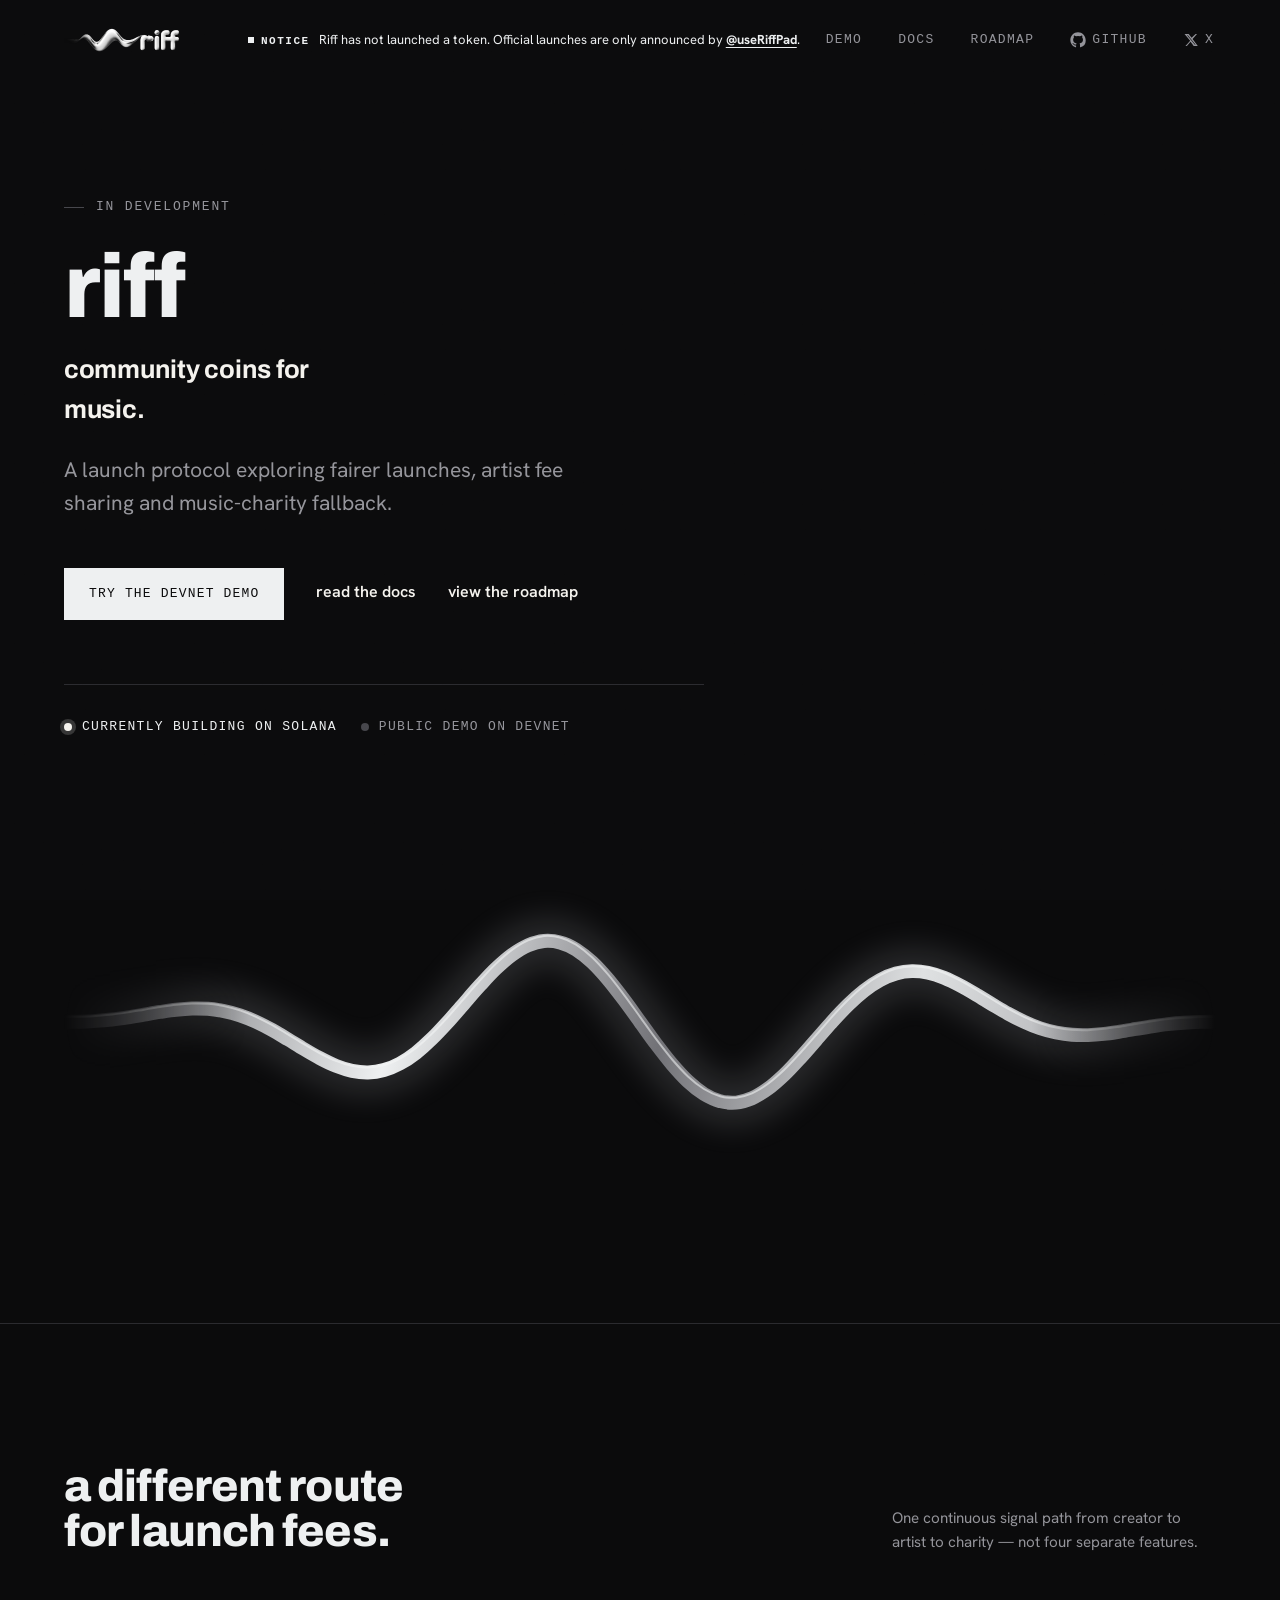
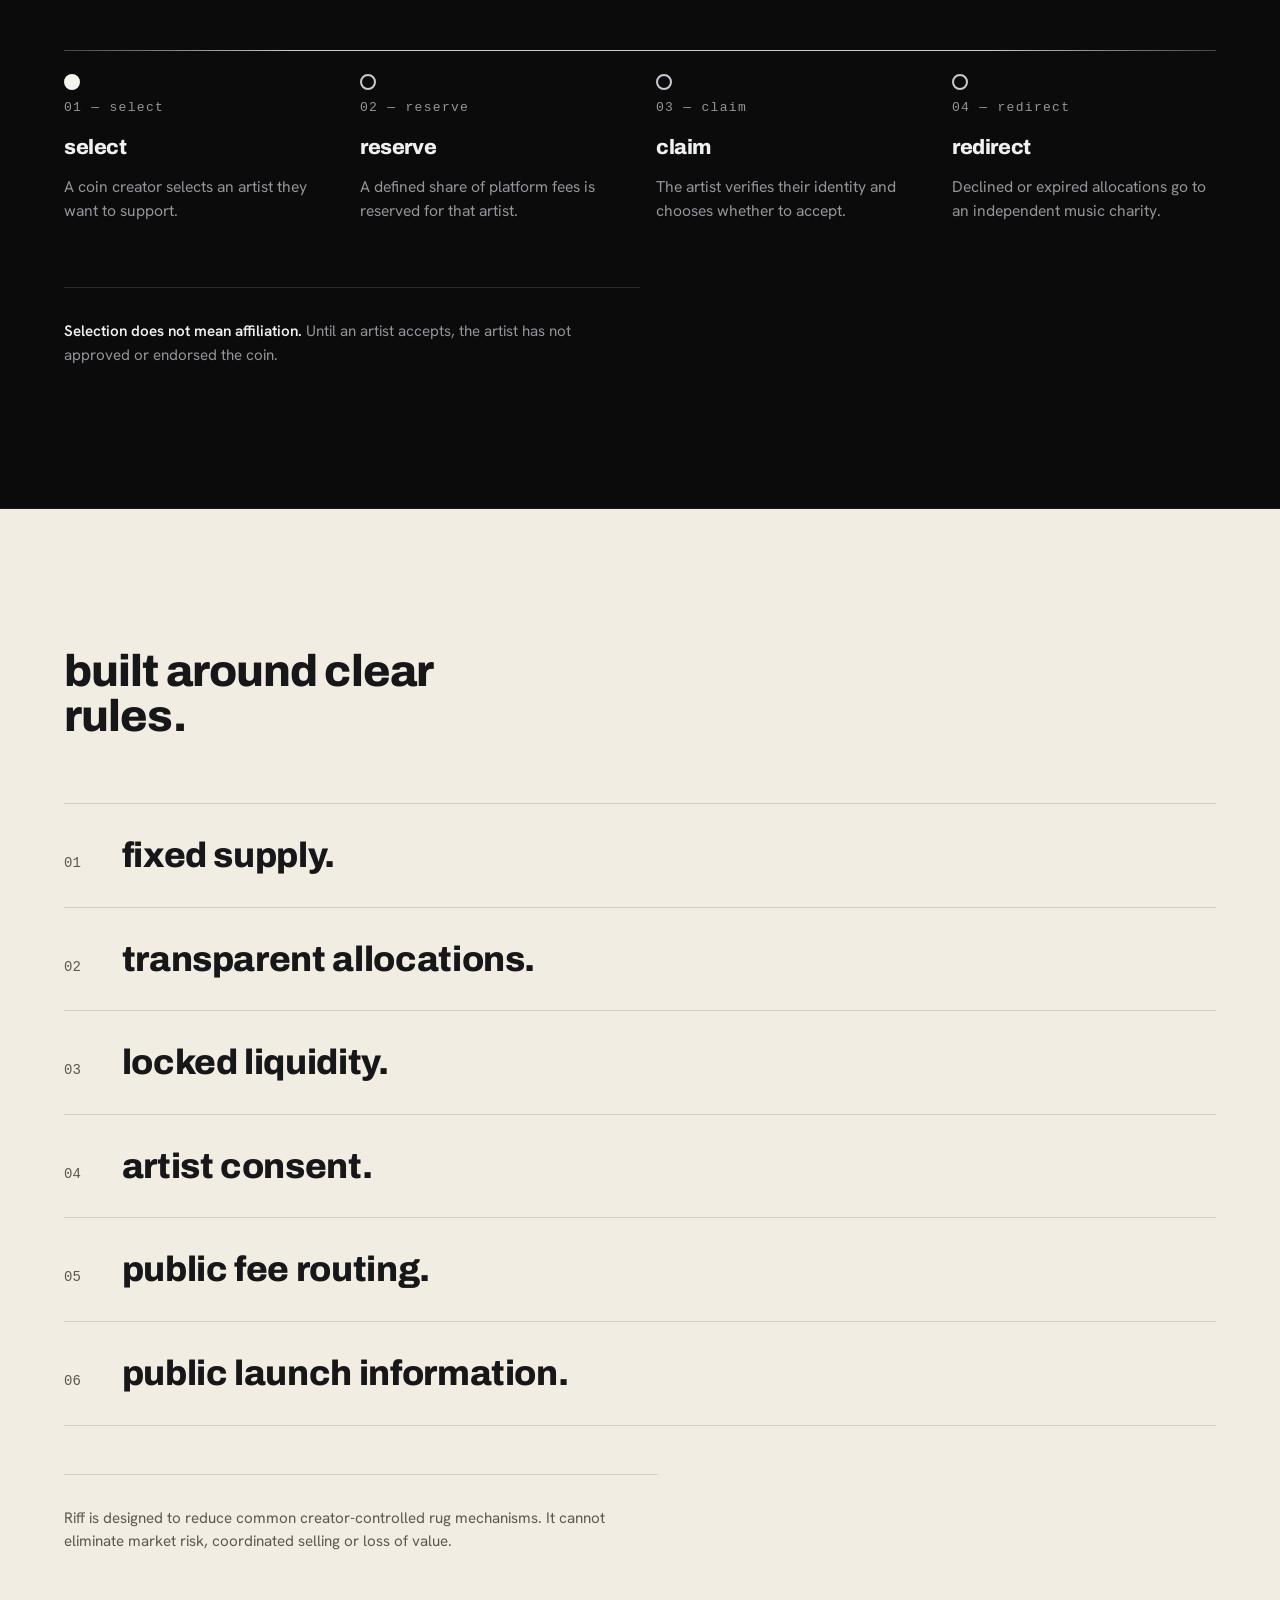
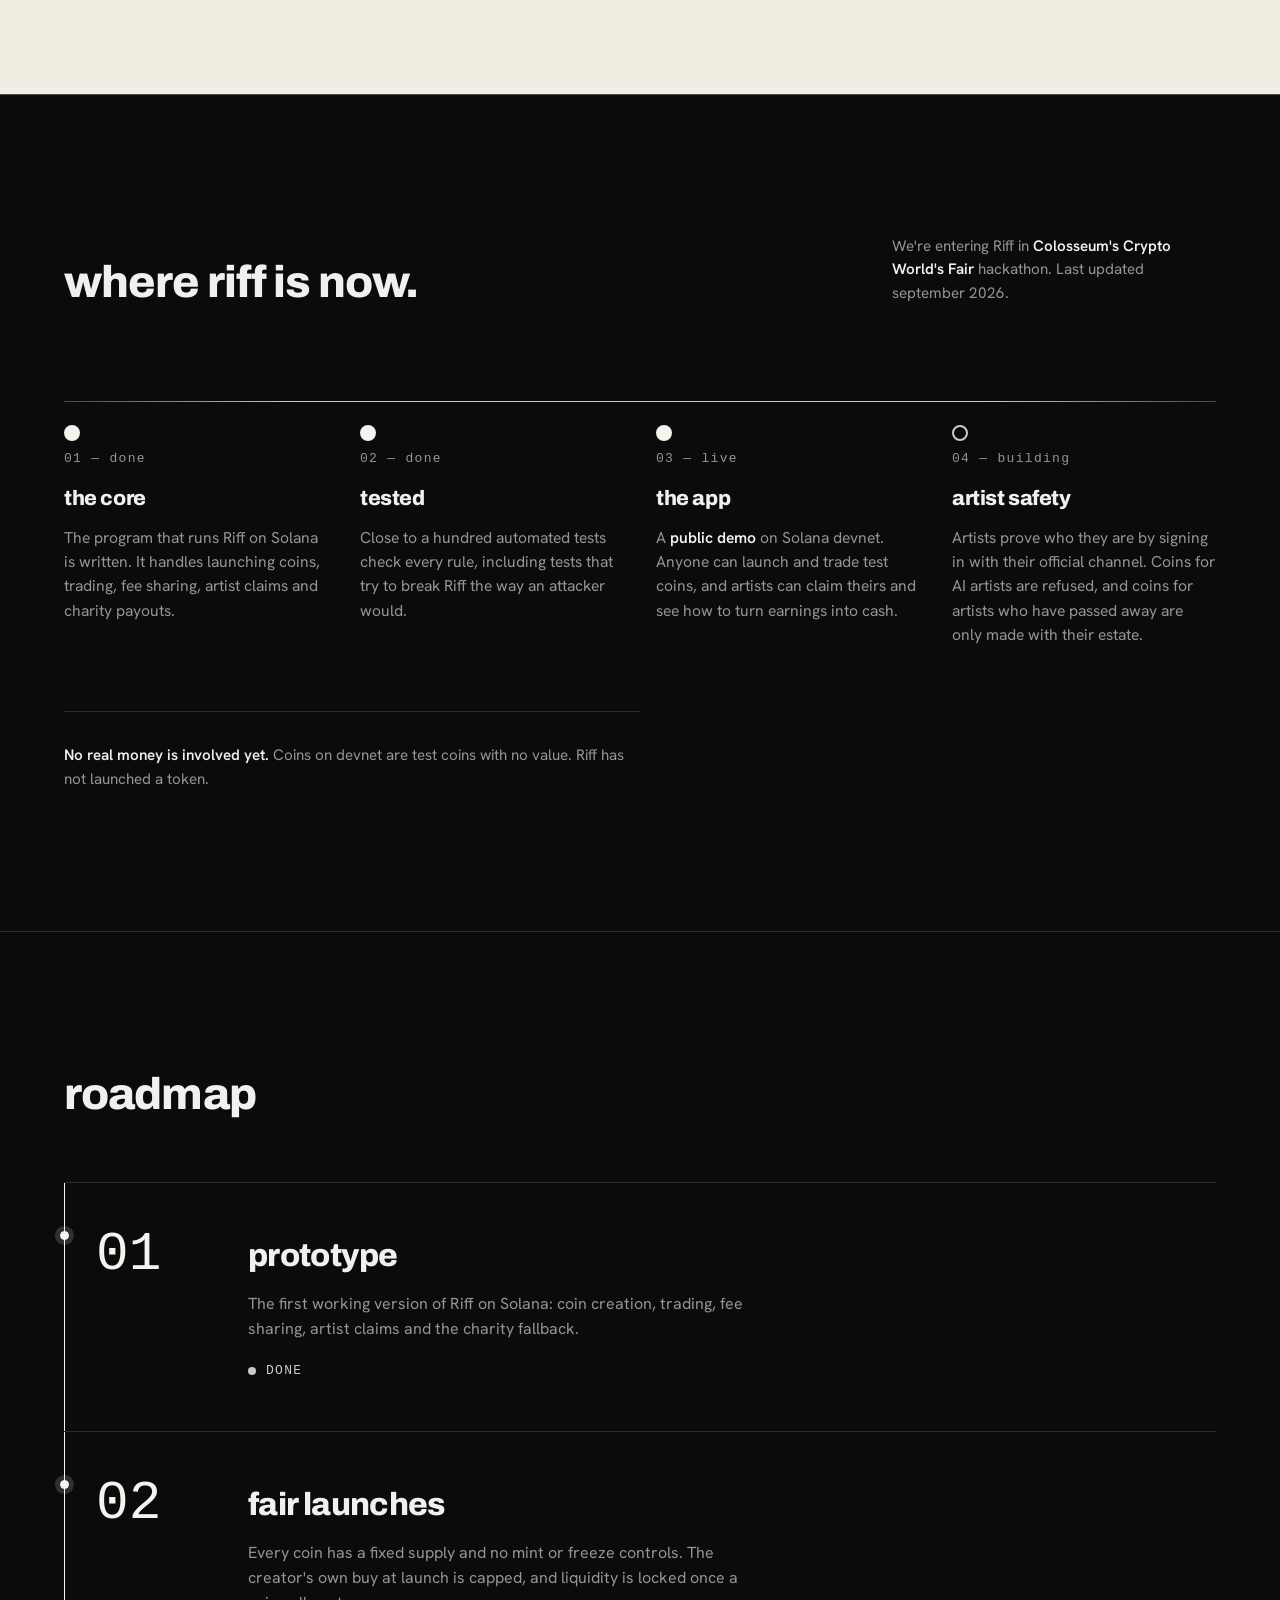
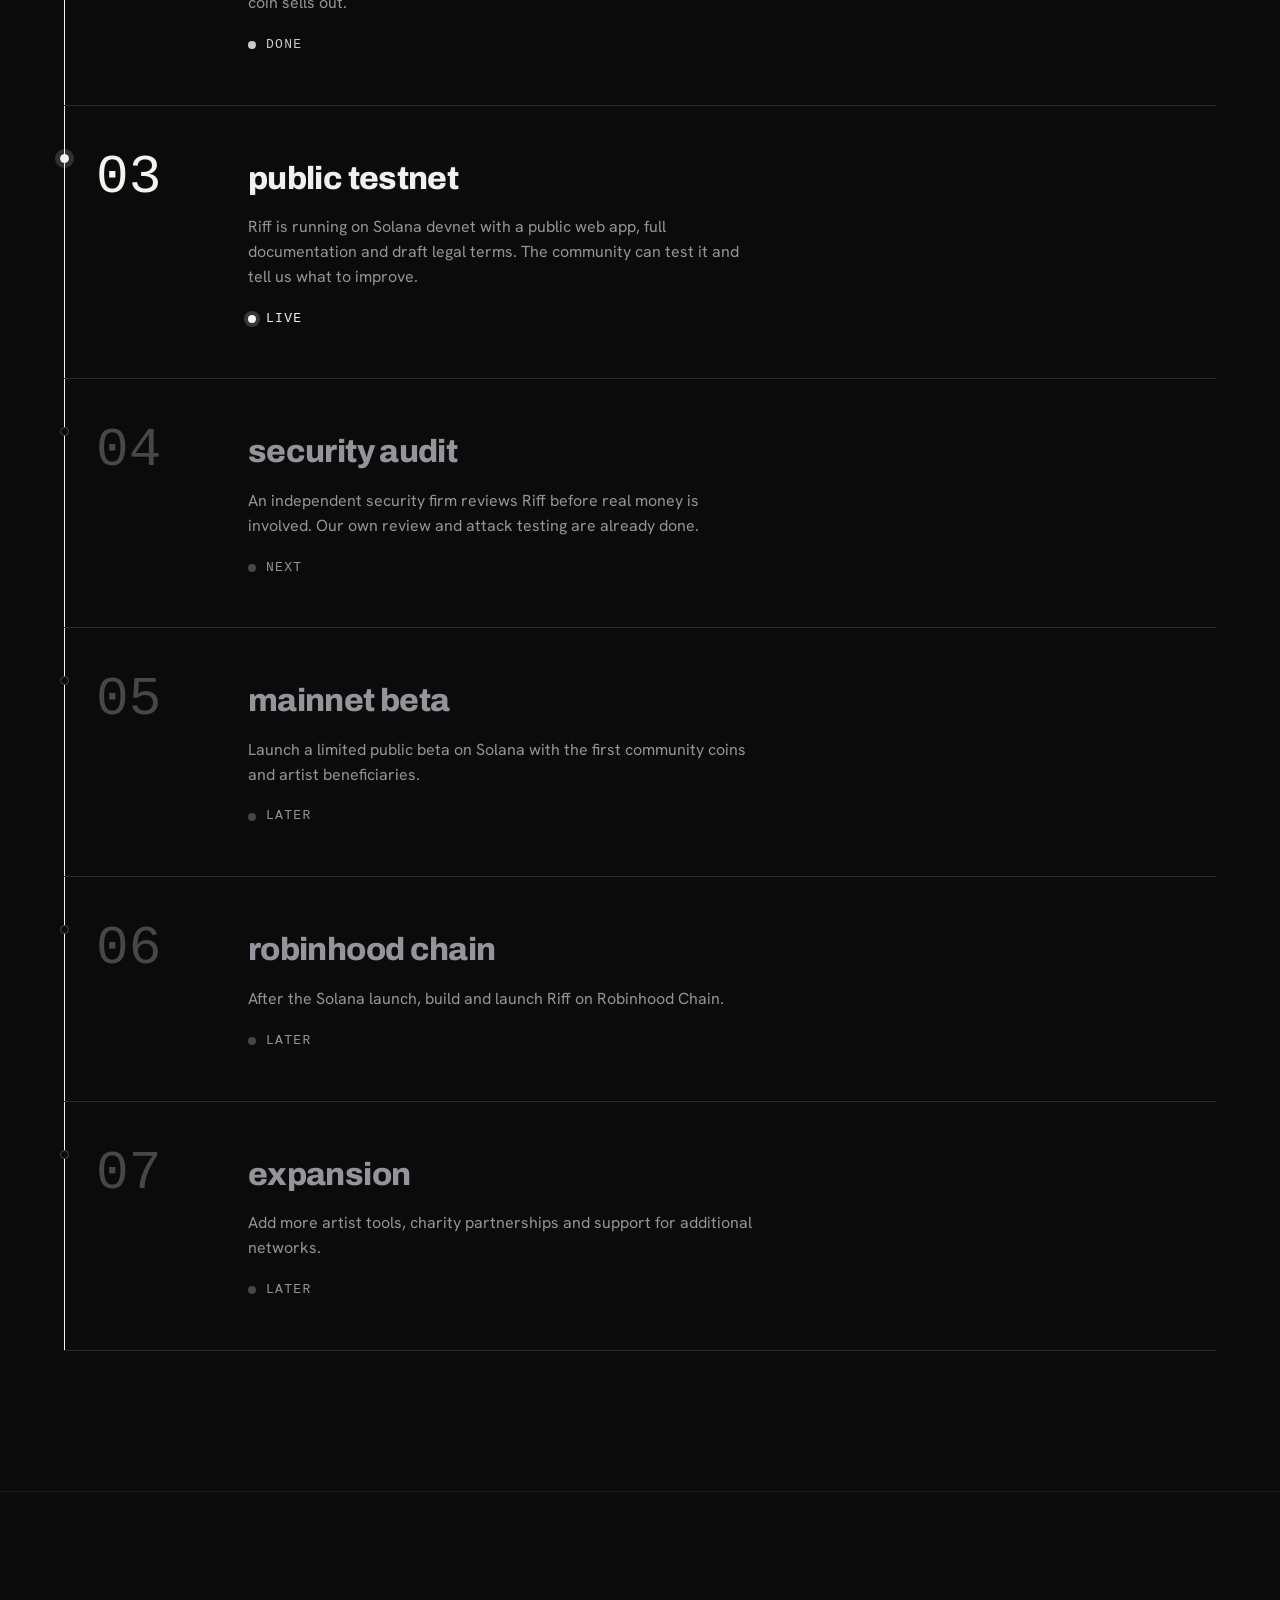
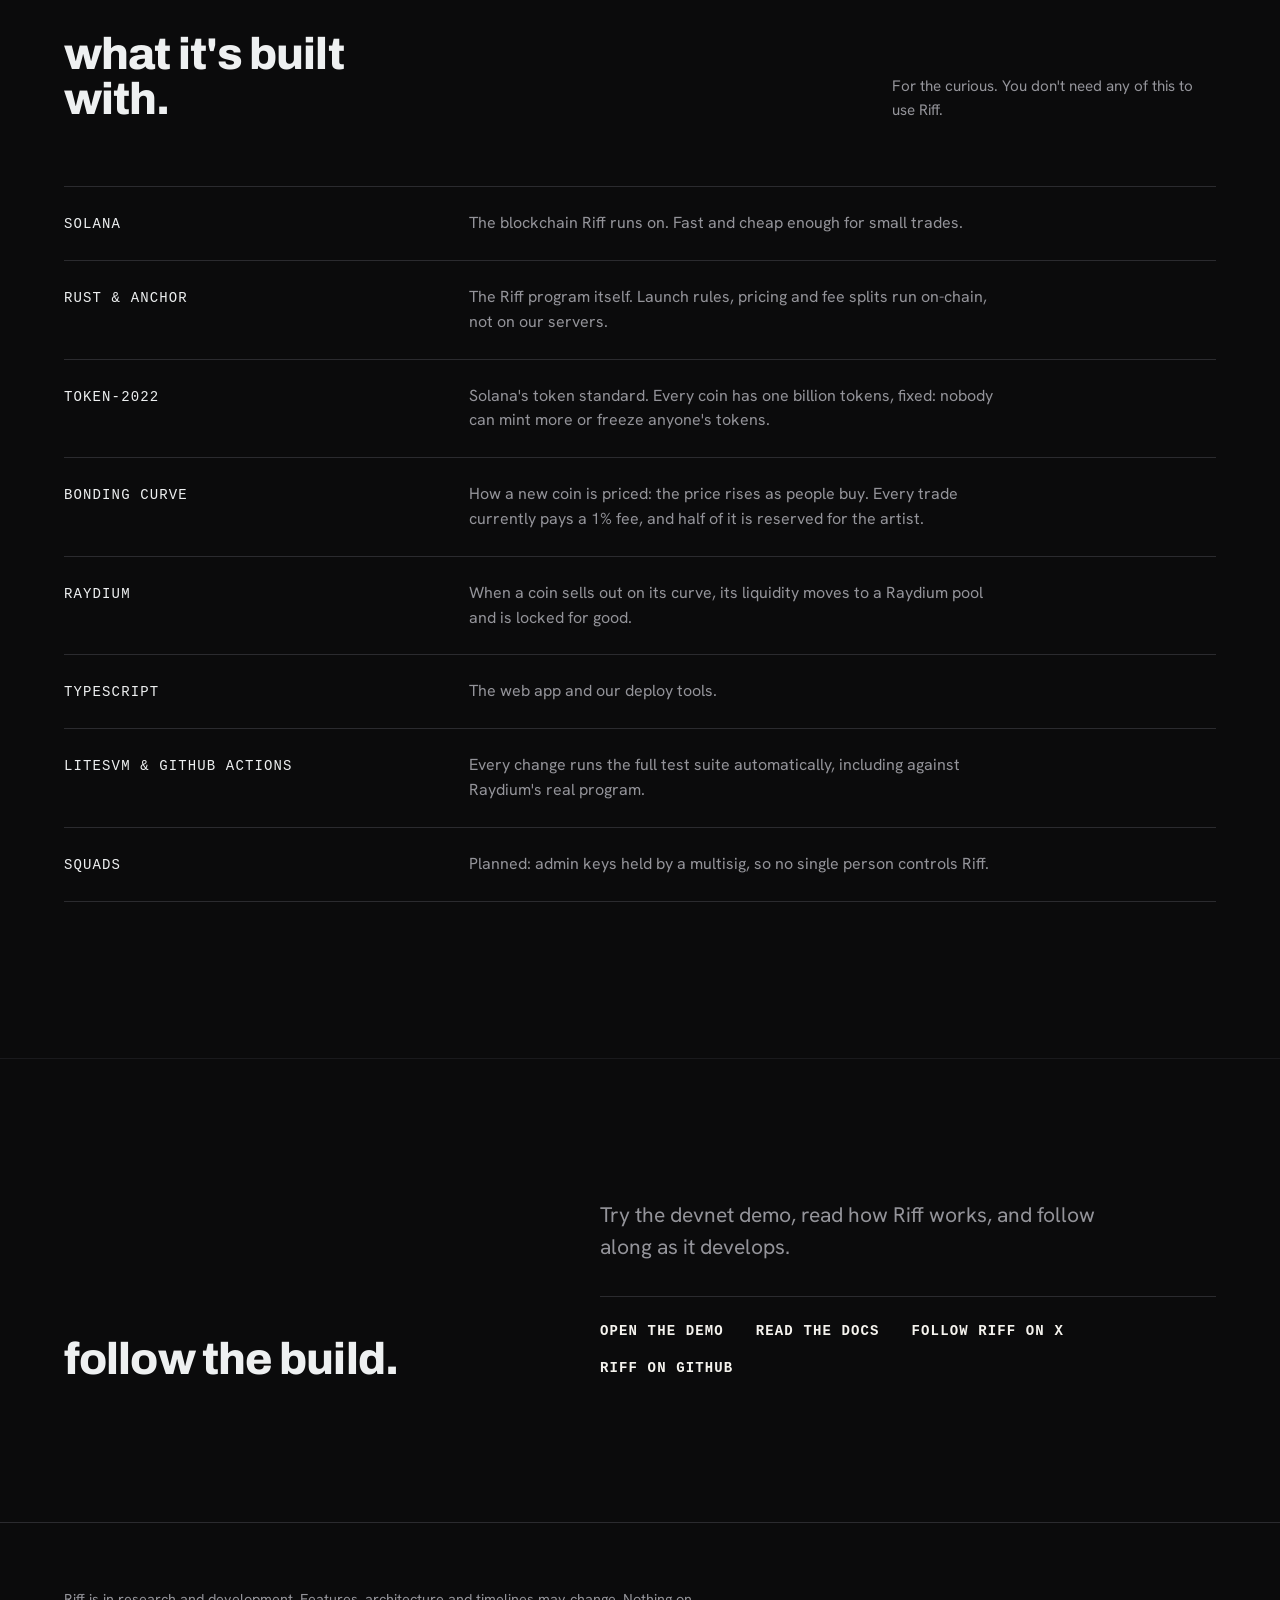
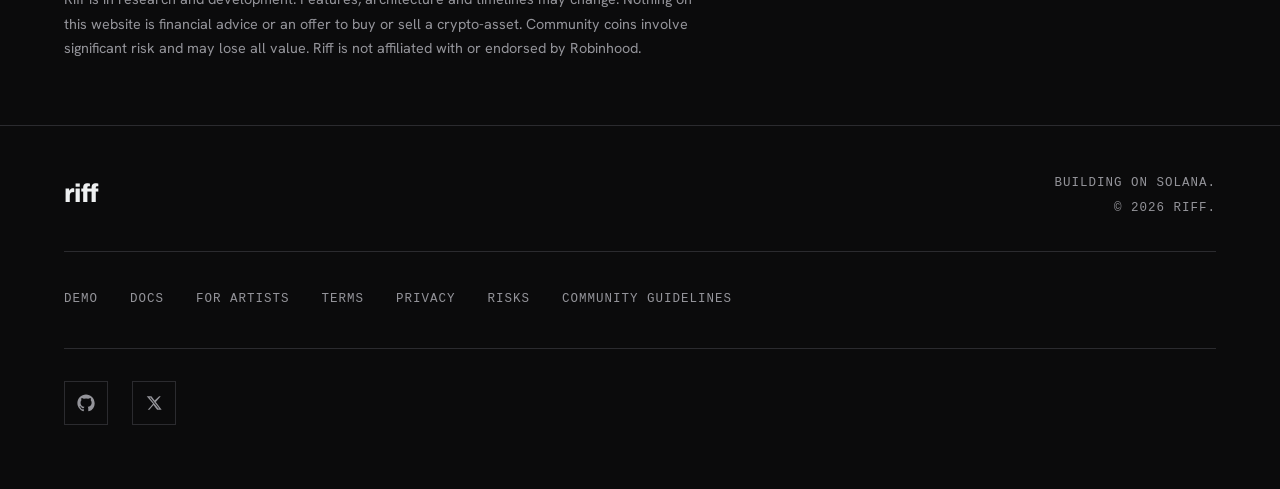
<file: index.html>
<!doctype html>
<html lang="en" class="no-js">
<head>
<meta charset="utf-8">
<script>document.documentElement.className='js';</script>
<title>riff — community coins for music</title>
<meta name="description" content="Riff is a launch protocol exploring fairer community coins, artist fee sharing and music-charity fallback.">
<meta name="viewport" content="width=device-width, initial-scale=1">
<meta name="theme-color" content="#0b0b0c">
<link rel="canonical" href="https://use-riff.github.io/">

<link rel="icon" href="assets/favicon.svg" type="image/svg+xml">
<link rel="alternate icon" href="assets/favicon.svg">
<link rel="apple-touch-icon" href="assets/favicon.svg">

<link rel="preload" href="assets/fonts/archivo-variable.woff2" as="font" type="font/woff2" crossorigin>
<link rel="preload" href="assets/fonts/hanken-grotesk-variable.woff2" as="font" type="font/woff2" crossorigin>
<link rel="stylesheet" href="style.css">

<!-- Open Graph -->
<meta property="og:type" content="website">
<meta property="og:title" content="riff — community coins for music">
<meta property="og:description" content="Riff is a launch protocol exploring fairer community coins, artist fee sharing and music-charity fallback.">
<meta property="og:url" content="https://use-riff.github.io/">
<meta property="og:image" content="https://use-riff.github.io/assets/social-card.jpg">
<meta property="og:image:width" content="1200">
<meta property="og:image:height" content="630">

<!-- Twitter / X -->
<meta name="twitter:card" content="summary_large_image">
<meta name="twitter:title" content="riff — community coins for music">
<meta name="twitter:description" content="Riff is a launch protocol exploring fairer community coins, artist fee sharing and music-charity fallback.">
<meta name="twitter:image" content="https://use-riff.github.io/assets/social-card.jpg">

<script type="application/ld+json">
{
  "@context": "https://schema.org",
  "@type": "Organization",
  "name": "riff",
  "url": "https://use-riff.github.io/",
  "description": "Riff is a launch protocol exploring fairer community coins, artist fee sharing and music-charity fallback.",
  "sameAs": [
    "https://riffpad.fun",
    "https://github.com/use-riff",
    "https://x.com/useRiffPad"
  ]
}
</script>
</head>
<body>

<a class="skip-link" href="#main">Skip to content</a>


<header class="site-header" data-header>
  <a class="brand" href="#top">
    <img src="assets/riff-logo.webp" width="920" height="191" alt="riff" loading="eager" decoding="async">
  </a>
  <p class="header-notice"><strong class="notice-label">notice</strong> Riff has not launched a token. Official launches are only announced by <a class="notice-link" href="https://x.com/useRiffPad" target="_blank" rel="noopener noreferrer">@useRiffPad</a>.</p>
  <nav aria-label="Primary">
    <ul class="nav-links">
      <li><a href="https://riffpad.fun/" target="_blank" rel="noopener noreferrer">demo</a></li>
      <li><a href="https://riffpad.fun/docs" target="_blank" rel="noopener noreferrer">docs</a></li>
      <li><a href="#roadmap">roadmap</a></li>
      <li>
        <a href="https://github.com/use-riff" target="_blank" rel="noopener noreferrer" aria-label="GitHub">
          <svg class="nav-icon" viewBox="0 0 24 24" fill="currentColor" aria-hidden="true"><path d="M12 .5C5.73.5.5 5.73.5 12c0 5.1 3.29 9.4 7.86 10.94.57.1.78-.25.78-.55v-2.17c-3.2.7-3.87-1.35-3.87-1.35-.53-1.34-1.3-1.7-1.3-1.7-1.06-.72.08-.71.08-.71 1.17.08 1.78 1.2 1.78 1.2 1.04 1.78 2.73 1.27 3.4.97.1-.75.4-1.27.73-1.56-2.55-.29-5.23-1.28-5.23-5.69 0-1.26.45-2.29 1.19-3.09-.12-.29-.52-1.46.11-3.05 0 0 .97-.31 3.18 1.18a11 11 0 0 1 5.79 0c2.2-1.49 3.17-1.18 3.17-1.18.64 1.59.24 2.76.12 3.05.74.8 1.19 1.83 1.19 3.09 0 4.42-2.69 5.4-5.25 5.68.42.36.78 1.07.78 2.16v3.2c0 .31.21.66.79.55A10.52 10.52 0 0 0 23.5 12C23.5 5.73 18.27.5 12 .5z"/></svg>
          <span class="nav-label">github</span>
        </a>
      </li>
      <li>
        <a href="https://x.com/useRiffPad" target="_blank" rel="noopener noreferrer" aria-label="X">
          <svg class="nav-icon" viewBox="0 0 24 24" fill="currentColor" aria-hidden="true"><path d="M18.9 3H21l-6.6 7.53L22.2 21h-6.1l-4.78-6.24L5.8 21H3.7l7.06-8.06L2.3 3h6.24l4.32 5.71L18.9 3zm-1.07 16.17h1.13L7.24 4.74H6.03l11.8 14.43z"/></svg>
          <span class="nav-label">x</span>
        </a>
      </li>
    </ul>
  </nav>
</header>

<main id="main">

  <!-- ============================== HERO ============================== -->
  <section class="hero" id="top">
    <div class="container">
      <div class="hero-copy">
        <p class="eyebrow">in development</p>
        <h1>riff</h1>
        <p class="hero-statement">community coins for music.</p>
        <p class="hero-lead">A launch protocol exploring fairer launches, artist fee sharing and music-charity fallback.</p>
        <div class="hero-actions">
          <a class="btn" href="https://riffpad.fun/" target="_blank" rel="noopener noreferrer">try the devnet demo</a>
          <a class="text-link" href="https://riffpad.fun/docs" target="_blank" rel="noopener noreferrer">read the docs</a>
          <a class="text-link" href="#roadmap">view the roadmap</a>
        </div>
        <div class="hero-status-row">
          <span class="status is-live"><i class="dot" aria-hidden="true"></i>currently building on solana</span>
          <span class="status"><i class="dot" aria-hidden="true"></i>public demo on devnet</span>
        </div>
      </div>

      <div class="sculpture-wrap" aria-hidden="true">
        <div class="sculpture" data-sculpture>
          <svg viewBox="0 0 1160 300" preserveAspectRatio="xMidYMid meet">
            <defs>
              <path id="ribbonPath" d="M0,150 C2.7,150 10.7,150 16.1,149.9 C21.5,149.7 26.9,149.5 32.2,149.1 C37.6,148.8 43,148.3 48.3,147.7 C53.7,147.1 59.1,146.3 64.4,145.5 C69.8,144.7 75.2,143.7 80.6,142.8 C85.9,141.9 91.3,140.9 96.7,140.1 C102,139.3 107.4,138.4 112.8,137.9 C118.1,137.3 123.5,136.8 128.9,136.6 C134.3,136.5 139.6,136.5 145,136.9 C150.4,137.3 155.7,138.1 161.1,139.2 C166.5,140.3 171.9,141.7 177.2,143.5 C182.6,145.3 188,147.5 193.3,150 C198.7,152.5 204.1,155.3 209.4,158.2 C214.8,161.2 220.2,164.5 225.6,167.7 C230.9,170.9 236.3,174.3 241.7,177.5 C247,180.7 252.4,183.9 257.8,186.7 C263.1,189.5 268.5,192.2 273.9,194.4 C279.3,196.5 284.6,198.3 290,199.4 C295.4,200.5 300.7,201.1 306.1,201 C311.5,200.9 316.9,200.1 322.2,198.6 C327.6,197.1 333,194.9 338.3,192 C343.7,189.1 349.1,185.4 354.4,181.3 C359.8,177.1 365.2,172.2 370.6,166.9 C375.9,161.7 381.3,155.9 386.7,150 C392,144.1 397.4,137.7 402.8,131.6 C408.1,125.5 413.5,119.1 418.9,113.3 C424.3,107.4 429.6,101.5 435,96.4 C440.4,91.3 445.7,86.5 451.1,82.6 C456.5,78.7 461.9,75.3 467.2,73 C472.6,70.7 478,69.1 483.3,68.6 C488.7,68.2 494.1,68.6 499.4,70.1 C504.8,71.5 510.2,74 515.6,77.3 C520.9,80.7 526.3,85 531.7,90 C537,95 542.4,101 547.8,107.3 C553.1,113.6 558.5,120.7 563.9,127.8 C569.3,134.9 574.6,142.6 580,150 C585.4,157.4 590.7,165.1 596.1,172.2 C601.5,179.3 606.9,186.4 612.2,192.7 C617.6,199 623,205 628.3,210 C633.7,215 639.1,219.3 644.4,222.7 C649.8,226 655.2,228.5 660.6,229.9 C665.9,231.4 671.3,231.8 676.7,231.4 C682,230.9 687.4,229.3 692.8,227 C698.1,224.7 703.5,221.3 708.9,217.4 C714.3,213.5 719.6,208.7 725,203.6 C730.4,198.5 735.7,192.6 741.1,186.7 C746.5,180.9 751.9,174.5 757.2,168.4 C762.6,162.3 768,155.9 773.3,150 C778.7,144.1 784.1,138.3 789.4,133.1 C794.8,127.8 800.2,122.9 805.6,118.7 C810.9,114.6 816.3,110.9 821.7,108 C827,105.1 832.4,102.9 837.8,101.4 C843.1,99.9 848.5,99.1 853.9,99 C859.3,98.9 864.6,99.5 870,100.6 C875.4,101.7 880.7,103.5 886.1,105.6 C891.5,107.8 896.9,110.5 902.2,113.3 C907.6,116.1 913,119.3 918.3,122.5 C923.7,125.7 929.1,129.1 934.4,132.3 C939.8,135.5 945.2,138.8 950.6,141.8 C955.9,144.7 961.3,147.5 966.7,150 C972,152.5 977.4,154.7 982.8,156.5 C988.1,158.3 993.5,159.7 998.9,160.8 C1004.3,161.9 1009.6,162.7 1015,163.1 C1020.4,163.5 1025.7,163.5 1031.1,163.4 C1036.5,163.2 1041.9,162.7 1047.2,162.1 C1052.6,161.6 1058,160.7 1063.3,159.9 C1068.7,159.1 1074.1,158.1 1079.4,157.2 C1084.8,156.3 1090.2,155.3 1095.6,154.5 C1100.9,153.7 1106.3,152.9 1111.7,152.3 C1117,151.7 1122.4,151.2 1127.8,150.9 C1133.1,150.5 1138.5,150.3 1143.9,150.1 C1149.3,150 1157.3,150 1160,150"/>
              <linearGradient id="ribbonGrad" x1="0" y1="0" x2="1160" y2="300" gradientUnits="userSpaceOnUse">
                <stop offset="0%" stop-color="#4d4d52"/>
                <stop offset="30%" stop-color="#eef0f1"/>
                <stop offset="52%" stop-color="#727277"/>
                <stop offset="72%" stop-color="#dfe1e2"/>
                <stop offset="100%" stop-color="#8b8b90"/>
              </linearGradient>
              <linearGradient id="edgeFadeGrad" x1="0" y1="0" x2="1160" y2="0" gradientUnits="userSpaceOnUse">
                <stop offset="0%" stop-color="#fff" stop-opacity="0"/>
                <stop offset="16%" stop-color="#fff" stop-opacity="1"/>
                <stop offset="84%" stop-color="#fff" stop-opacity="1"/>
                <stop offset="100%" stop-color="#fff" stop-opacity="0"/>
              </linearGradient>
              <!-- userSpaceOnUse regions so the stroke and glow are never clipped to the path's bounding box -->
              <mask id="edgeFade" maskUnits="userSpaceOnUse" x="-100" y="-100" width="1360" height="500">
                <rect x="-100" y="-100" width="1360" height="500" fill="url(#edgeFadeGrad)"/>
              </mask>
              <filter id="ribbonBlur" filterUnits="userSpaceOnUse" x="-100" y="-100" width="1360" height="500">
                <feGaussianBlur stdDeviation="16"/>
              </filter>
            </defs>
            <g mask="url(#edgeFade)">
              <g class="ribbon-anim">
                <use href="#ribbonPath" fill="none" stroke="#c7cbd1" stroke-width="46" stroke-linecap="round" opacity="0.16" filter="url(#ribbonBlur)"/>
                <use href="#ribbonPath" fill="none" stroke="url(#ribbonGrad)" stroke-width="14" stroke-linecap="round"/>
                <use href="#ribbonPath" transform="translate(0,-5)" fill="none" stroke="#f6f7f8" stroke-width="2" stroke-linecap="round" opacity="0.55"/>
              </g>
            </g>
          </svg>
        </div>
      </div>
    </div>
  </section>

  <!-- ========================== HOW IT WORKS =========================== -->
  <section class="how reveal" id="how-it-works">
    <div class="container">
      <div class="section-head">
        <h2>a different route for launch fees.</h2>
        <p class="section-note">One continuous signal path from creator to artist to charity — not four separate features.</p>
      </div>

      <div class="signal-path">
        <div class="signal-step">
          <span class="signal-num">01 — select</span>
          <h3>select</h3>
          <p>A coin creator selects an artist they want to support.</p>
        </div>
        <div class="signal-step">
          <span class="signal-num">02 — reserve</span>
          <h3>reserve</h3>
          <p>A defined share of platform fees is reserved for that artist.</p>
        </div>
        <div class="signal-step">
          <span class="signal-num">03 — claim</span>
          <h3>claim</h3>
          <p>The artist verifies their identity and chooses whether to accept.</p>
        </div>
        <div class="signal-step">
          <span class="signal-num">04 — redirect</span>
          <h3>redirect</h3>
          <p>Declined or expired allocations go to an independent music charity.</p>
        </div>
      </div>

      <p class="how-note"><strong>Selection does not mean affiliation.</strong> Until an artist accepts, the artist has not approved or endorsed the coin.</p>
    </div>
  </section>

  <!-- ============================ PRINCIPLES =========================== -->
  <section class="principles reveal" id="principles">
    <div class="container">
      <div class="section-head">
        <h2>built around clear rules.</h2>
      </div>
      <ul class="manifesto">
        <li><span class="idx">01</span><p>fixed supply.</p></li>
        <li><span class="idx">02</span><p>transparent allocations.</p></li>
        <li><span class="idx">03</span><p>locked liquidity.</p></li>
        <li><span class="idx">04</span><p>artist consent.</p></li>
        <li><span class="idx">05</span><p>public fee routing.</p></li>
        <li><span class="idx">06</span><p>public launch information.</p></li>
      </ul>
      <p class="principles-note">Riff is designed to reduce common creator-controlled rug mechanisms. It cannot eliminate market risk, coordinated selling or loss of value.</p>
    </div>
  </section>

  <!-- ============================= PROGRESS ============================ -->
  <section class="progress reveal" id="progress">
    <div class="container">
      <div class="section-head">
        <h2>where riff is now.</h2>
        <p class="section-note">We're entering Riff in <a class="text-link" href="https://colosseum.com/worldsfair" target="_blank" rel="noopener noreferrer">Colosseum's Crypto World's Fair</a> hackathon. Last updated september 2026.</p>
      </div>

      <div class="signal-path">
        <div class="signal-step is-done">
          <span class="signal-num">01 — done</span>
          <h3>the core</h3>
          <p>The program that runs Riff on Solana is written. It handles launching coins, trading, fee sharing, artist claims and charity payouts.</p>
        </div>
        <div class="signal-step is-done">
          <span class="signal-num">02 — done</span>
          <h3>tested</h3>
          <p>Close to a hundred automated tests check every rule, including tests that try to break Riff the way an attacker would.</p>
        </div>
        <div class="signal-step is-done">
          <span class="signal-num">03 — live</span>
          <h3>the app</h3>
          <p>A <a class="text-link" href="https://riffpad.fun/" target="_blank" rel="noopener noreferrer">public demo</a> on Solana devnet. Anyone can launch and trade test coins, and artists can claim theirs and see how to turn earnings into cash.</p>
        </div>
        <div class="signal-step">
          <span class="signal-num">04 — building</span>
          <h3>artist safety</h3>
          <p>Artists prove who they are by signing in with their official channel. Coins for AI artists are refused, and coins for artists who have passed away are only made with their estate.</p>
        </div>
      </div>

      <p class="how-note"><strong>No real money is involved yet.</strong> Coins on devnet are test coins with no value. Riff has not launched a token.</p>
    </div>
  </section>

  <!-- ============================== ROADMAP ============================ -->
  <section class="roadmap reveal" id="roadmap">
    <div class="container">
      <div class="section-head">
        <h2>roadmap</h2>
      </div>

      <div class="roadmap-list" data-roadmap-list>
        <div class="roadmap-track"></div>
        <div class="roadmap-progress" data-roadmap-progress></div>

        <div class="roadmap-item is-active">
          <div class="roadmap-num">01</div>
          <div class="roadmap-body">
            <h3>prototype</h3>
            <p>The first working version of Riff on Solana: coin creation, trading, fee sharing, artist claims and the charity fallback.</p>
            <span class="status is-done"><i class="dot" aria-hidden="true"></i>done</span>
          </div>
        </div>

        <div class="roadmap-item is-active">
          <div class="roadmap-num">02</div>
          <div class="roadmap-body">
            <h3>fair launches</h3>
            <p>Every coin has a fixed supply and no mint or freeze controls. The creator's own buy at launch is capped, and liquidity is locked once a coin sells out.</p>
            <span class="status is-done"><i class="dot" aria-hidden="true"></i>done</span>
          </div>
        </div>

        <div class="roadmap-item is-active">
          <div class="roadmap-num">03</div>
          <div class="roadmap-body">
            <h3>public testnet</h3>
            <p>Riff is running on Solana devnet with a public web app, full documentation and draft legal terms. The community can test it and tell us what to improve.</p>
            <span class="status is-live"><i class="dot" aria-hidden="true"></i>live</span>
          </div>
        </div>

        <div class="roadmap-item">
          <div class="roadmap-num">04</div>
          <div class="roadmap-body">
            <h3>security audit</h3>
            <p>An independent security firm reviews Riff before real money is involved. Our own review and attack testing are already done.</p>
            <span class="status"><i class="dot" aria-hidden="true"></i>next</span>
          </div>
        </div>

        <div class="roadmap-item">
          <div class="roadmap-num">05</div>
          <div class="roadmap-body">
            <h3>mainnet beta</h3>
            <p>Launch a limited public beta on Solana with the first community coins and artist beneficiaries.</p>
            <span class="status"><i class="dot" aria-hidden="true"></i>later</span>
          </div>
        </div>

        <div class="roadmap-item">
          <div class="roadmap-num">06</div>
          <div class="roadmap-body">
            <h3>robinhood chain</h3>
            <p>After the Solana launch, build and launch Riff on Robinhood Chain.</p>
            <span class="status"><i class="dot" aria-hidden="true"></i>later</span>
          </div>
        </div>

        <div class="roadmap-item">
          <div class="roadmap-num">07</div>
          <div class="roadmap-body">
            <h3>expansion</h3>
            <p>Add more artist tools, charity partnerships and support for additional networks.</p>
            <span class="status"><i class="dot" aria-hidden="true"></i>later</span>
          </div>
        </div>
      </div>
    </div>
  </section>

  <!-- ============================== STACK ============================== -->
  <section class="stack reveal" id="stack">
    <div class="container">
      <div class="section-head">
        <h2>what it's built with.</h2>
        <p class="section-note">For the curious. You don't need any of this to use Riff.</p>
      </div>

      <dl class="stack-list">
        <div class="stack-row">
          <dt>solana</dt>
          <dd>The blockchain Riff runs on. Fast and cheap enough for small trades.</dd>
        </div>
        <div class="stack-row">
          <dt>rust &amp; anchor</dt>
          <dd>The Riff program itself. Launch rules, pricing and fee splits run on-chain, not on our servers.</dd>
        </div>
        <div class="stack-row">
          <dt>token-2022</dt>
          <dd>Solana's token standard. Every coin has one billion tokens, fixed: nobody can mint more or freeze anyone's tokens.</dd>
        </div>
        <div class="stack-row">
          <dt>bonding curve</dt>
          <dd>How a new coin is priced: the price rises as people buy. Every trade currently pays a 1% fee, and half of it is reserved for the artist.</dd>
        </div>
        <div class="stack-row">
          <dt>raydium</dt>
          <dd>When a coin sells out on its curve, its liquidity moves to a Raydium pool and is locked for good.</dd>
        </div>
        <div class="stack-row">
          <dt>typescript</dt>
          <dd>The web app and our deploy tools.</dd>
        </div>
        <div class="stack-row">
          <dt>litesvm &amp; github actions</dt>
          <dd>Every change runs the full test suite automatically, including against Raydium's real program.</dd>
        </div>
        <div class="stack-row">
          <dt>squads</dt>
          <dd>Planned: admin keys held by a multisig, so no single person controls Riff.</dd>
        </div>
      </dl>
    </div>
  </section>

  <!-- ============================= UPDATES ============================= -->
  <section class="updates reveal" id="updates">
    <div class="container">
      <h2>follow the build.</h2>
      <div class="updates-body">
        <p>Try the devnet demo, read how Riff works, and follow along as it develops.</p>
        <div class="updates-links">
          <a class="text-link" href="https://riffpad.fun/" target="_blank" rel="noopener noreferrer">open the demo</a>
          <a class="text-link" href="https://riffpad.fun/docs" target="_blank" rel="noopener noreferrer">read the docs</a>
          <a class="text-link" href="https://x.com/useRiffPad" target="_blank" rel="noopener noreferrer">follow riff on x</a>
          <a class="text-link" href="https://github.com/use-riff" target="_blank" rel="noopener noreferrer">riff on github</a>
        </div>
      </div>
    </div>
  </section>

  <!-- ============================ DISCLAIMER =========================== -->
  <section class="disclaimer">
    <div class="container">
      <p>Riff is in research and development. Features, architecture and timelines may change. Nothing on this website is financial advice or an offer to buy or sell a crypto-asset. Community coins involve significant risk and may lose all value. Riff is not affiliated with or endorsed by Robinhood.</p>
    </div>
  </section>

</main>

<footer class="site-footer">
  <div class="container">
    <div class="footer-row">
      <span class="footer-brand">riff</span>
      <div class="footer-meta">
        <span>building on solana.</span>
        <span>&copy; 2026 riff.</span>
      </div>
    </div>
    <nav class="footer-nav" aria-label="Footer">
      <a href="https://riffpad.fun/" target="_blank" rel="noopener noreferrer">demo</a>
      <a href="https://riffpad.fun/docs" target="_blank" rel="noopener noreferrer">docs</a>
      <a href="https://riffpad.fun/docs/for-artists" target="_blank" rel="noopener noreferrer">for artists</a>
      <a href="https://riffpad.fun/legal/terms" target="_blank" rel="noopener noreferrer">terms</a>
      <a href="https://riffpad.fun/legal/privacy" target="_blank" rel="noopener noreferrer">privacy</a>
      <a href="https://riffpad.fun/legal/risks" target="_blank" rel="noopener noreferrer">risks</a>
      <a href="https://riffpad.fun/legal/guidelines" target="_blank" rel="noopener noreferrer">community guidelines</a>
    </nav>
    <div class="footer-links">
      <a href="https://github.com/use-riff" target="_blank" rel="noopener noreferrer" aria-label="Riff on GitHub">
        <svg viewBox="0 0 24 24" fill="currentColor" aria-hidden="true"><path d="M12 .5C5.73.5.5 5.73.5 12c0 5.1 3.29 9.4 7.86 10.94.57.1.78-.25.78-.55v-2.17c-3.2.7-3.87-1.35-3.87-1.35-.53-1.34-1.3-1.7-1.3-1.7-1.06-.72.08-.71.08-.71 1.17.08 1.78 1.2 1.78 1.2 1.04 1.78 2.73 1.27 3.4.97.1-.75.4-1.27.73-1.56-2.55-.29-5.23-1.28-5.23-5.69 0-1.26.45-2.29 1.19-3.09-.12-.29-.52-1.46.11-3.05 0 0 .97-.31 3.18 1.18a11 11 0 0 1 5.79 0c2.2-1.49 3.17-1.18 3.17-1.18.64 1.59.24 2.76.12 3.05.74.8 1.19 1.83 1.19 3.09 0 4.42-2.69 5.4-5.25 5.68.42.36.78 1.07.78 2.16v3.2c0 .31.21.66.79.55A10.52 10.52 0 0 0 23.5 12C23.5 5.73 18.27.5 12 .5z"/></svg>
      </a>
      <a href="https://x.com/useRiffPad" target="_blank" rel="noopener noreferrer" aria-label="Riff on X">
        <svg viewBox="0 0 24 24" fill="currentColor" aria-hidden="true"><path d="M18.9 3H21l-6.6 7.53L22.2 21h-6.1l-4.78-6.24L5.8 21H3.7l7.06-8.06L2.3 3h6.24l4.32 5.71L18.9 3zm-1.07 16.17h1.13L7.24 4.74H6.03l11.8 14.43z"/></svg>
      </a>
    </div>
  </div>
</footer>

<script src="script.js" defer></script>
</body>
</html>
</file>
<file: style.css>
/* ==========================================================================
   riff — style system
   Underground audio hardware meets experimental editorial design.
   ========================================================================== */

@font-face{
  font-family:'Archivo';
  src:url('assets/fonts/archivo-variable.woff2') format('woff2');
  font-weight:100 900;
  font-style:normal;
  font-display:swap;
}
@font-face{
  font-family:'Hanken Grotesk';
  src:url('assets/fonts/hanken-grotesk-variable.woff2') format('woff2');
  font-weight:300 800;
  font-style:normal;
  font-display:swap;
}

:root{
  /* color */
  --c-black:#0b0b0c;
  --c-graphite-1:#151517;
  --c-graphite-2:#2b2b2f;
  --c-graphite-3:#46464b;
  --c-offwhite:#f2ede3;
  --c-ink:#17171a;
  --c-ink-muted:#5c584f;
  --c-ink-line:rgba(23,23,26,0.14);
  --c-silver:#c7cbd1;
  --c-silver-bright:#eef0f1;
  --c-white:#f5f3ee;
  --c-muted:#94949a;
  --c-active:#f5f3ee;
  --c-active-dim:#38383c;

  /* type */
  --font-display:'Archivo', Arial Black, sans-serif;
  --font-body:'Hanken Grotesk', system-ui, -apple-system, sans-serif;
  --font-mono: ui-monospace, 'SF Mono', 'Cascadia Mono', 'Roboto Mono', Consolas, monospace;

  --fs-hero: clamp(3.4rem, 4.4vw + 2.1rem, 8.4rem);
  --fs-h2: clamp(2.1rem, 1.6vw + 1.5rem, 3.6rem);
  --fs-h3: clamp(1.3rem, 0.7vw + 1.05rem, 1.7rem);
  --fs-lead: clamp(1.125rem, 0.4vw + 1rem, 1.4rem);
  --fs-body: 1rem;
  --fs-label: 0.8125rem;
  --fs-num: clamp(2.6rem, 3vw + 1rem, 5.5rem);

  /* spacing */
  --sp-1:4px; --sp-2:8px; --sp-3:12px; --sp-4:16px; --sp-5:24px;
  --sp-6:32px; --sp-7:48px; --sp-8:64px; --sp-9:96px; --sp-10:140px;

  --gutter: clamp(20px, 5vw, 64px);
  --maxw: 1440px;

  /* motion */
  --ease: cubic-bezier(.16,.84,.44,1);
  --dur-fast:150ms; --dur-med:420ms; --dur-slow:900ms;
}

/* ---- reset ---- */
*,*::before,*::after{box-sizing:border-box;}
html{-webkit-text-size-adjust:100%; scroll-behavior:smooth;}
@media (prefers-reduced-motion: reduce){
  html{scroll-behavior:auto;}
}
body{
  margin:0;
  background:var(--c-black);
  color:var(--c-white);
  font-family:var(--font-body);
  font-size:16px;
  line-height:1.55;
  overflow-x:hidden;
}
img{max-width:100%; display:block;}
a{color:inherit;}
h1,h2,h3{
  font-family:var(--font-display);
  font-weight:800;
  letter-spacing:-0.02em;
  margin:0;
}
p{margin:0;}
ul{margin:0; padding:0; list-style:none;}
button{font:inherit;}

::selection{background:var(--c-active); color:var(--c-black);}
.principles ::selection{background:var(--c-ink); color:var(--c-offwhite);}

:focus{outline:none;}
:focus-visible{
  outline:2px solid var(--c-active);
  outline-offset:4px;
}
.principles :focus-visible{
  outline-color:var(--c-ink);
}

.container{
  max-width:var(--maxw);
  margin:0 auto;
  padding-left:var(--gutter);
  padding-right:var(--gutter);
}

/* ---- skip link ---- */
.skip-link{
  position:absolute;
  left:var(--sp-4);
  top:-60px;
  background:var(--c-white);
  color:var(--c-black);
  padding:12px 18px;
  font-family:var(--font-mono);
  font-size:14px;
  text-transform:uppercase;
  letter-spacing:0.08em;
  z-index:200;
  transition:top var(--dur-fast) var(--ease);
}
.skip-link:focus{top:var(--sp-4);}

/* ---- meta label / eyebrow ---- */
.eyebrow{
  font-family:var(--font-mono);
  font-size:var(--fs-label);
  text-transform:uppercase;
  letter-spacing:0.14em;
  color:var(--c-muted);
  display:flex;
  align-items:center;
  gap:var(--sp-3);
}
.eyebrow::before{
  content:"";
  width:20px;
  height:1px;
  background:var(--c-graphite-3);
  display:inline-block;
}

/* ---- header ---- */
.site-header{
  position:sticky;
  top:0;
  z-index:100;
  display:grid;
  grid-template-columns:1fr auto 1fr;
  align-items:center;
  column-gap:var(--sp-5);
  padding:18px var(--gutter);
  background:rgba(11,11,12,0);
  border-bottom:1px solid transparent;
  transition:background var(--dur-med) var(--ease), border-color var(--dur-med) var(--ease);
}
.site-header.is-scrolled{
  background:rgba(11,11,12,0.86);
  border-bottom-color:var(--c-graphite-2);
}
@supports (backdrop-filter: blur(6px)){
  .site-header.is-scrolled{ backdrop-filter:blur(6px); }
}
.site-header nav{justify-self:end;}
@media (max-width:1180px){
  .site-header{grid-template-columns:auto 1fr; row-gap:6px; padding-top:12px; padding-bottom:12px;}
  .site-header nav{grid-column:2; grid-row:1;}
  .header-notice{grid-column:1 / -1; grid-row:2;}
}
.brand{
  justify-self:start;
  display:flex;
  align-items:center;
  gap:10px;
  text-decoration:none;
  min-height:44px;
}
.brand img{
  height:24px;
  width:auto;
}
.brand:focus-visible{outline-offset:6px;}

.nav-links{
  display:flex;
  align-items:center;
  gap:var(--sp-6);
}
.nav-links a{
  text-decoration:none;
  font-family:var(--font-mono);
  font-size:13px;
  text-transform:uppercase;
  letter-spacing:0.1em;
  color:var(--c-muted);
  padding:10px 2px;
  position:relative;
  min-height:44px;
  display:inline-flex;
  align-items:center;
}
.nav-links a::after{
  content:"";
  position:absolute;
  left:0; right:0; bottom:6px;
  height:1px;
  background:var(--c-silver-bright);
  transform:scaleX(0);
  transform-origin:left;
  transition:transform var(--dur-med) var(--ease);
}
.nav-links a:hover, .nav-links a:focus-visible{
  color:var(--c-white);
}
.nav-links a:hover::after, .nav-links a:focus-visible::after{
  transform:scaleX(1);
}
.nav-icon{width:16px; height:16px; vertical-align:-3px; margin-right:6px;}

@media (max-width:480px){
  .nav-links{gap:var(--sp-4);}
  .nav-label{display:none;}
  .nav-icon{margin-right:0;}
  .brand img{height:20px;}
}

/* ---- text links ---- */
.text-link{
  text-decoration:none;
  font-weight:600;
  color:var(--c-white);
  background-image:linear-gradient(var(--c-silver-bright), var(--c-silver-bright));
  background-repeat:no-repeat;
  background-position:0 100%;
  background-size:0% 1px;
  padding-bottom:3px;
  transition:background-size var(--dur-med) var(--ease);
}
.text-link:hover, .text-link:focus-visible{background-size:100% 1px;}
.text-link--muted{color:var(--c-muted);}

/* ---- buttons ---- */
.btn{
  display:inline-flex;
  align-items:center;
  justify-content:center;
  gap:var(--sp-2);
  font-family:var(--font-mono);
  font-size:13px;
  text-transform:uppercase;
  letter-spacing:0.09em;
  text-decoration:none;
  padding:15px 24px;
  min-height:44px;
  border:1px solid var(--c-silver-bright);
  background:var(--c-silver-bright);
  color:var(--c-black);
  transition:background var(--dur-fast) var(--ease), color var(--dur-fast) var(--ease), border-color var(--dur-fast) var(--ease);
}
.btn:hover, .btn:focus-visible{background:transparent; color:var(--c-silver-bright);}
.btn.ghost{background:transparent; color:var(--c-white); border-color:var(--c-graphite-3);}
.btn.ghost:hover, .btn.ghost:focus-visible{border-color:var(--c-silver-bright); color:var(--c-silver-bright);}

/* ---- status ---- */
.status{
  display:inline-flex;
  align-items:center;
  gap:10px;
  font-family:var(--font-mono);
  font-size:var(--fs-label);
  text-transform:uppercase;
  letter-spacing:0.1em;
  color:var(--c-muted);
}
.status .dot{
  width:8px; height:8px; border-radius:50%;
  background:var(--c-graphite-3);
  flex:none;
}
.status.is-live .dot{
  background:var(--c-active);
  box-shadow:0 0 0 4px rgba(245,243,238,0.18);
}
.status.is-live{color:var(--c-silver-bright);}
.status.is-done .dot{background:var(--c-silver);}
.status.is-done{color:var(--c-silver);}

/* ==========================================================================
   HERO
   ========================================================================== */
.hero{
  position:relative;
  padding:calc(var(--sp-9) + 20px) 0 var(--sp-9);
  border-bottom:1px solid var(--c-graphite-2);
  overflow:hidden;
}
.hero .container{
  display:grid;
  grid-template-columns:minmax(0,1fr);
  gap:var(--sp-8);
}
.hero-copy{
  max-width:640px;
}
.hero-copy .eyebrow{margin-bottom:var(--sp-6);}
.hero h1{
  font-size:var(--fs-hero);
  line-height:0.86;
  text-transform:lowercase;
  color:var(--c-silver-bright);
  margin-bottom:var(--sp-5);
}
.hero-statement{
  font-family:var(--font-display);
  font-weight:700;
  font-size:var(--fs-h3);
  color:var(--c-white);
  text-transform:lowercase;
  max-width:20ch;
  margin-bottom:var(--sp-5);
  letter-spacing:-0.01em;
}
.hero-lead{
  font-size:var(--fs-lead);
  color:var(--c-muted);
  max-width:46ch;
  margin-bottom:var(--sp-7);
}
.hero-actions{
  display:flex;
  flex-wrap:wrap;
  align-items:center;
  gap:var(--sp-6);
  margin-bottom:var(--sp-8);
}
.hero-status-row{
  display:flex;
  flex-wrap:wrap;
  gap:var(--sp-5);
  align-items:center;
  padding-top:var(--sp-6);
  border-top:1px solid var(--c-graphite-2);
}

.sculpture-wrap{
  position:relative;
  width:100%;
  height:clamp(220px, 32vw, 420px);
  margin-top:var(--sp-4);
  perspective:1400px;
}
.sculpture{
  width:100%;
  height:100%;
  transform-style:preserve-3d;
  transition:transform 0.3s var(--ease);
  will-change:transform;
}
.sculpture svg{
  width:100%;
  height:100%;
  overflow:visible;
}
.ribbon-anim{
  transform-box:fill-box;
  transform-origin:center;
  animation:ribbonBob 9s ease-in-out infinite;
}
@keyframes ribbonBob{
  0%,100%{ transform:translateY(0) scaleY(1); }
  50%{ transform:translateY(-6px) scaleY(1.015); }
}
.anim-paused .ribbon-anim{ animation-play-state:paused; }

.hero h1{
  animation:heroResolve 1.1s var(--ease) both;
}
@keyframes heroResolve{
  from{ opacity:0; clip-path:inset(0 0 100% 0); }
  to{ opacity:1; clip-path:inset(0 0 0% 0); }
}

.sculpture-fallback-note{
  position:absolute;
  bottom:-2px;
  right:0;
  font-family:var(--font-mono);
  font-size:11px;
  color:var(--c-graphite-3);
  letter-spacing:0.08em;
  text-transform:uppercase;
}

/* ==========================================================================
   NOTICE
   ========================================================================== */
.header-notice{
  justify-self:center;
  text-align:center;
  font-size:13px;
  line-height:1.5;
  color:var(--c-silver-bright);
}
.notice-label{
  font-family:var(--font-mono);
  font-size:11px;
  font-weight:700;
  text-transform:uppercase;
  letter-spacing:0.14em;
  margin-right:6px;
  white-space:nowrap;
}
.notice-label::before{
  content:"";
  display:inline-block;
  width:6px; height:6px;
  background:var(--c-silver-bright);
  margin-right:7px;
  vertical-align:1px;
}
.notice-link{
  color:var(--c-silver-bright);
  font-weight:700;
  text-decoration:underline;
  text-underline-offset:3px;
  text-decoration-thickness:1px;
}

/* ==========================================================================
   SECTION SCAFFOLDING
   ========================================================================== */
section{position:relative;}
.section-head{
  display:flex;
  flex-wrap:wrap;
  justify-content:space-between;
  align-items:flex-end;
  gap:var(--sp-6);
  margin-bottom:var(--sp-8);
}
.section-head h2{
  font-size:var(--fs-h2);
  line-height:1.02;
  text-transform:lowercase;
  color:var(--c-silver-bright);
  max-width:14ch;
}
.section-note{
  max-width:36ch;
  color:var(--c-muted);
  font-size:0.95rem;
}

/* ==========================================================================
   HOW IT WORKS — signal path
   ========================================================================== */
.how{
  padding:var(--sp-10) 0;
  border-bottom:1px solid var(--c-graphite-2);
}
.signal-path{
  position:relative;
  display:grid;
  grid-template-columns:repeat(4, 1fr);
  gap:var(--sp-6);
  padding-top:var(--sp-6);
}
.signal-path::before{
  content:"";
  position:absolute;
  left:0; right:0; top:32px;
  height:1px;
  background:linear-gradient(90deg, var(--c-graphite-3), var(--c-silver) 20%, var(--c-silver) 80%, var(--c-graphite-3));
}
.signal-step{
  position:relative;
  padding-top:var(--sp-7);
}
.signal-step::before{
  content:"";
  position:absolute;
  top:24px; left:0;
  width:16px; height:16px;
  background:var(--c-black);
  border:2px solid var(--c-silver);
  border-radius:50%;
}
.signal-step:first-child::before{background:var(--c-active); border-color:var(--c-active);}
.signal-num{
  font-family:var(--font-mono);
  font-size:13px;
  color:var(--c-muted);
  letter-spacing:0.1em;
  display:block;
  margin-bottom:var(--sp-3);
}
.signal-step h3{
  font-size:1.3rem;
  text-transform:lowercase;
  margin-bottom:var(--sp-3);
  color:var(--c-silver-bright);
}
.signal-step p{
  color:var(--c-muted);
  font-size:0.98rem;
  max-width:34ch;
}
.how-note{
  margin-top:var(--sp-8);
  padding-top:var(--sp-6);
  border-top:1px solid var(--c-graphite-2);
  max-width:64ch;
  color:var(--c-muted);
  font-size:0.95rem;
}
.how-note strong{color:var(--c-silver-bright); font-weight:600;}

@media (max-width:860px){
  .signal-path{
    grid-template-columns:1fr;
    gap:var(--sp-7);
  }
  .signal-path::before{
    left:7px; right:auto; top:0; bottom:0; width:1px; height:auto;
    background:linear-gradient(180deg, var(--c-graphite-3), var(--c-silver) 15%, var(--c-silver) 85%, var(--c-graphite-3));
  }
  .signal-step{padding-top:0; padding-left:var(--sp-7);}
  .signal-step::before{top:4px; left:0;}
}

/* ==========================================================================
   PROGRESS — reuses the signal path
   ========================================================================== */
.progress{
  padding:var(--sp-10) 0;
  border-bottom:1px solid var(--c-graphite-2);
}
.progress .signal-step.is-done::before{background:var(--c-active); border-color:var(--c-active);}

/* ==========================================================================
   PRINCIPLES — manifesto
   ========================================================================== */
.principles{
  padding:var(--sp-10) 0;
  background:var(--c-offwhite);
  color:var(--c-ink);
  border-bottom:1px solid var(--c-graphite-2);
}
.principles .section-head h2{color:var(--c-ink);}
.principles .section-note{color:var(--c-ink-muted);}
.manifesto{
  border-top:1px solid var(--c-ink-line);
}
.manifesto li{
  border-bottom:1px solid var(--c-ink-line);
  padding:var(--sp-5) 0;
  display:flex;
  align-items:baseline;
  gap:var(--sp-5);
}
.manifesto li span.idx{
  font-family:var(--font-mono);
  font-size:14px;
  color:var(--c-ink-muted);
  width:2.4em;
  flex:none;
}
.manifesto li p{
  font-family:var(--font-display);
  font-weight:800;
  font-size:clamp(1.3rem, 1.6vw + 1rem, 2.2rem);
  text-transform:lowercase;
  letter-spacing:-0.01em;
}
.principles-note{
  margin-top:var(--sp-7);
  max-width:66ch;
  color:var(--c-ink-muted);
  font-size:0.95rem;
  padding-top:var(--sp-6);
  border-top:1px solid var(--c-ink-line);
}

/* ==========================================================================
   ROADMAP
   ========================================================================== */
.roadmap{
  padding:var(--sp-10) 0;
  border-bottom:1px solid var(--c-graphite-2);
}
.roadmap-list{
  position:relative;
  border-top:1px solid var(--c-graphite-2);
}
.roadmap-track{
  position:absolute;
  left:0; top:0; bottom:0;
  width:1px;
  background:var(--c-graphite-2);
}
.roadmap-progress{
  position:absolute;
  left:0; top:0;
  width:1px;
  height:0%;
  background:var(--c-active);
  transition:height 0.2s linear;
}
.roadmap-item{
  position:relative;
  display:grid;
  grid-template-columns:120px 1fr;
  gap:var(--sp-6);
  padding:var(--sp-7) 0;
  border-bottom:1px solid var(--c-graphite-2);
  padding-left:var(--sp-6);
}
.roadmap-item::before{
  content:"";
  position:absolute;
  left:-4px; top:var(--sp-7);
  width:9px; height:9px;
  background:var(--c-black);
  border:1px solid var(--c-graphite-3);
  border-radius:50%;
}
.roadmap-item.is-active::before{
  background:var(--c-active);
  border-color:var(--c-active);
  box-shadow:0 0 0 5px rgba(245,243,238,0.16);
}
.roadmap-num{
  font-family:var(--font-mono);
  font-size:var(--fs-num);
  line-height:0.9;
  color:var(--c-graphite-3);
}
.roadmap-item.is-active .roadmap-num{color:var(--c-active);}
.roadmap-body h3{
  font-size:clamp(1.4rem, 1.2vw + 1.1rem, 2rem);
  text-transform:lowercase;
  color:var(--c-silver-bright);
  margin-bottom:var(--sp-3);
}
.roadmap-item:not(.is-active) h3{color:var(--c-muted);}
.roadmap-body p{
  color:var(--c-muted);
  max-width:56ch;
  margin-bottom:var(--sp-4);
}

@media (max-width:640px){
  .roadmap-item{grid-template-columns:1fr; gap:var(--sp-3);}
  .roadmap-num{font-size:2.4rem;}
}

/* ==========================================================================
   STACK
   ========================================================================== */
.stack{
  padding:var(--sp-10) 0;
  border-bottom:1px solid var(--c-graphite-2);
}
.stack-list{
  border-top:1px solid var(--c-graphite-2);
}
.stack-row{
  display:grid;
  grid-template-columns:minmax(0,4fr) minmax(0,8fr);
  gap:var(--sp-6);
  padding:var(--sp-5) 0;
  border-bottom:1px solid var(--c-graphite-2);
  align-items:baseline;
}
.stack-row dt{
  font-family:var(--font-mono);
  font-size:14px;
  text-transform:uppercase;
  letter-spacing:0.08em;
  color:var(--c-silver-bright);
}
.stack-row dd{
  margin:0;
  color:var(--c-muted);
  max-width:60ch;
}

@media (max-width:640px){
  .stack-row{grid-template-columns:1fr; gap:var(--sp-2);}
}

/* ==========================================================================
   UPDATES
   ========================================================================== */
.updates{
  padding:var(--sp-10) 0;
  border-bottom:1px solid var(--c-graphite-2);
}
.updates .container{
  display:grid;
  grid-template-columns:minmax(0,5fr) minmax(0,7fr);
  gap:var(--sp-9);
  align-items:end;
}
.updates h2{
  font-size:var(--fs-h2);
  line-height:1.02;
  text-transform:lowercase;
  color:var(--c-silver-bright);
}
.updates-body p{
  color:var(--c-muted);
  max-width:44ch;
  margin-bottom:var(--sp-6);
  font-size:var(--fs-lead);
}
.updates-links{
  display:flex;
  flex-wrap:wrap;
  gap:var(--sp-3) var(--sp-6);
  padding-top:var(--sp-5);
  border-top:1px solid var(--c-graphite-2);
}
.updates-links a{
  font-family:var(--font-mono);
  font-size:14px;
  text-transform:uppercase;
  letter-spacing:0.08em;
}

@media (max-width:860px){
  .updates .container{grid-template-columns:1fr; gap:var(--sp-6);}
}

/* ==========================================================================
   DISCLAIMER
   ========================================================================== */
.disclaimer{
  padding:var(--sp-8) 0;
  border-bottom:1px solid var(--c-graphite-2);
}
.disclaimer p{
  font-size:0.9rem;
  color:var(--c-muted);
  max-width:80ch;
  line-height:1.7;
}

/* ==========================================================================
   FOOTER
   ========================================================================== */
.site-footer{
  padding:var(--sp-7) 0 var(--sp-8);
}
.footer-row{
  display:flex;
  flex-wrap:wrap;
  justify-content:space-between;
  gap:var(--sp-6);
}
.footer-brand{
  font-family:var(--font-display);
  font-weight:800;
  font-size:1.6rem;
  text-transform:lowercase;
  color:var(--c-silver-bright);
}
.footer-meta{
  font-family:var(--font-mono);
  font-size:12.5px;
  color:var(--c-muted);
  text-transform:uppercase;
  letter-spacing:0.08em;
  display:flex;
  flex-direction:column;
  gap:6px;
  text-align:right;
}
.footer-nav{
  display:flex;
  flex-wrap:wrap;
  gap:var(--sp-3) var(--sp-6);
  margin-top:var(--sp-6);
  padding-top:var(--sp-6);
  border-top:1px solid var(--c-graphite-2);
}
.footer-nav a{
  font-family:var(--font-mono);
  font-size:12.5px;
  text-transform:uppercase;
  letter-spacing:0.08em;
  color:var(--c-muted);
  text-decoration:none;
  min-height:32px;
  display:inline-flex;
  align-items:center;
}
.footer-nav a:hover, .footer-nav a:focus-visible{color:var(--c-silver-bright);}
.footer-links{
  display:flex;
  gap:var(--sp-5);
  margin-top:var(--sp-6);
  padding-top:var(--sp-6);
  border-top:1px solid var(--c-graphite-2);
}
.footer-links a{
  display:inline-flex;
  align-items:center;
  justify-content:center;
  width:44px;
  height:44px;
  border:1px solid var(--c-graphite-2);
  text-decoration:none;
  color:var(--c-muted);
  transition:border-color var(--dur-fast) var(--ease), color var(--dur-fast) var(--ease);
}
.footer-links a:hover, .footer-links a:focus-visible{
  border-color:var(--c-silver-bright);
  color:var(--c-silver-bright);
}
.footer-links svg{width:18px; height:18px;}

@media (max-width:640px){
  .footer-meta{text-align:left; align-items:flex-start;}
}

/* ==========================================================================
   SCROLL REVEAL
   ========================================================================== */
.reveal{
  opacity:0;
  transform:translateY(18px);
  transition:opacity 0.7s var(--ease), transform 0.7s var(--ease), clip-path 0.7s var(--ease);
  clip-path:inset(0 0 8% 0);
}
.reveal.is-visible{
  opacity:1;
  transform:translateY(0);
  clip-path:inset(0 0 0% 0);
}
@media (prefers-reduced-motion: reduce){
  .reveal{opacity:1; transform:none; clip-path:none; transition:none;}
}

/* ==========================================================================
   REDUCED MOTION / NO-JS GLOBAL GUARDS
   ========================================================================== */
.no-js .reveal{opacity:1; transform:none; clip-path:none;}

@media (prefers-reduced-motion: reduce){
  *{animation-duration:0.001ms !important; animation-iteration-count:1 !important; transition-duration:0.001ms !important; scroll-behavior:auto !important;}
}

/* generic film-grain texture, extremely low opacity, decorative only */
body::before{
  content:"";
  position:fixed;
  inset:0;
  pointer-events:none;
  z-index:1;
  opacity:0.035;
  mix-blend-mode:overlay;
  background-image:url('assets/grain.svg');
  background-size:180px;
}

/* ==========================================================================
   RESPONSIVE — large screens
   ========================================================================== */
@media (min-width:1600px){
  :root{ --gutter:96px; }
}

/* ---- utility ---- */
.visually-hidden{
  position:absolute !important;
  width:1px; height:1px;
  padding:0; margin:-1px;
  overflow:hidden;
  clip:rect(0,0,0,0);
  white-space:nowrap;
  border:0;
}
</file>
